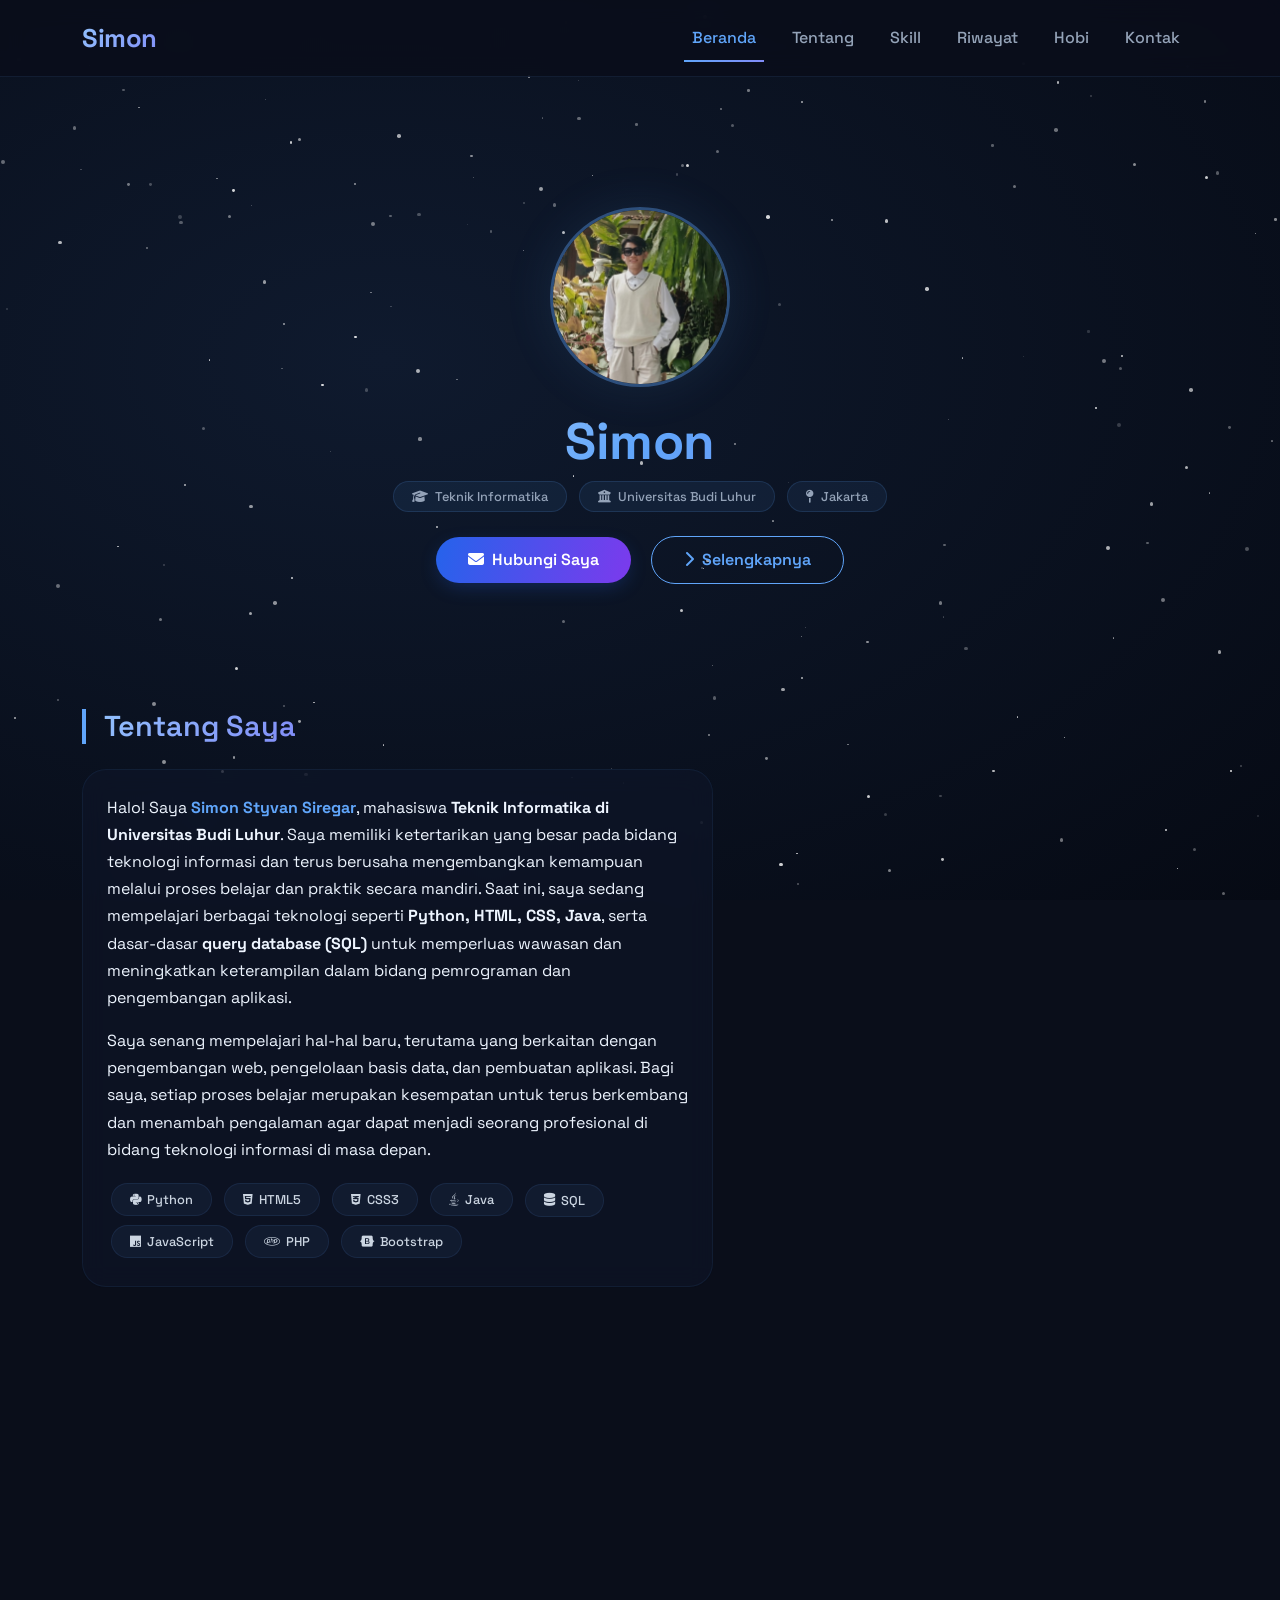
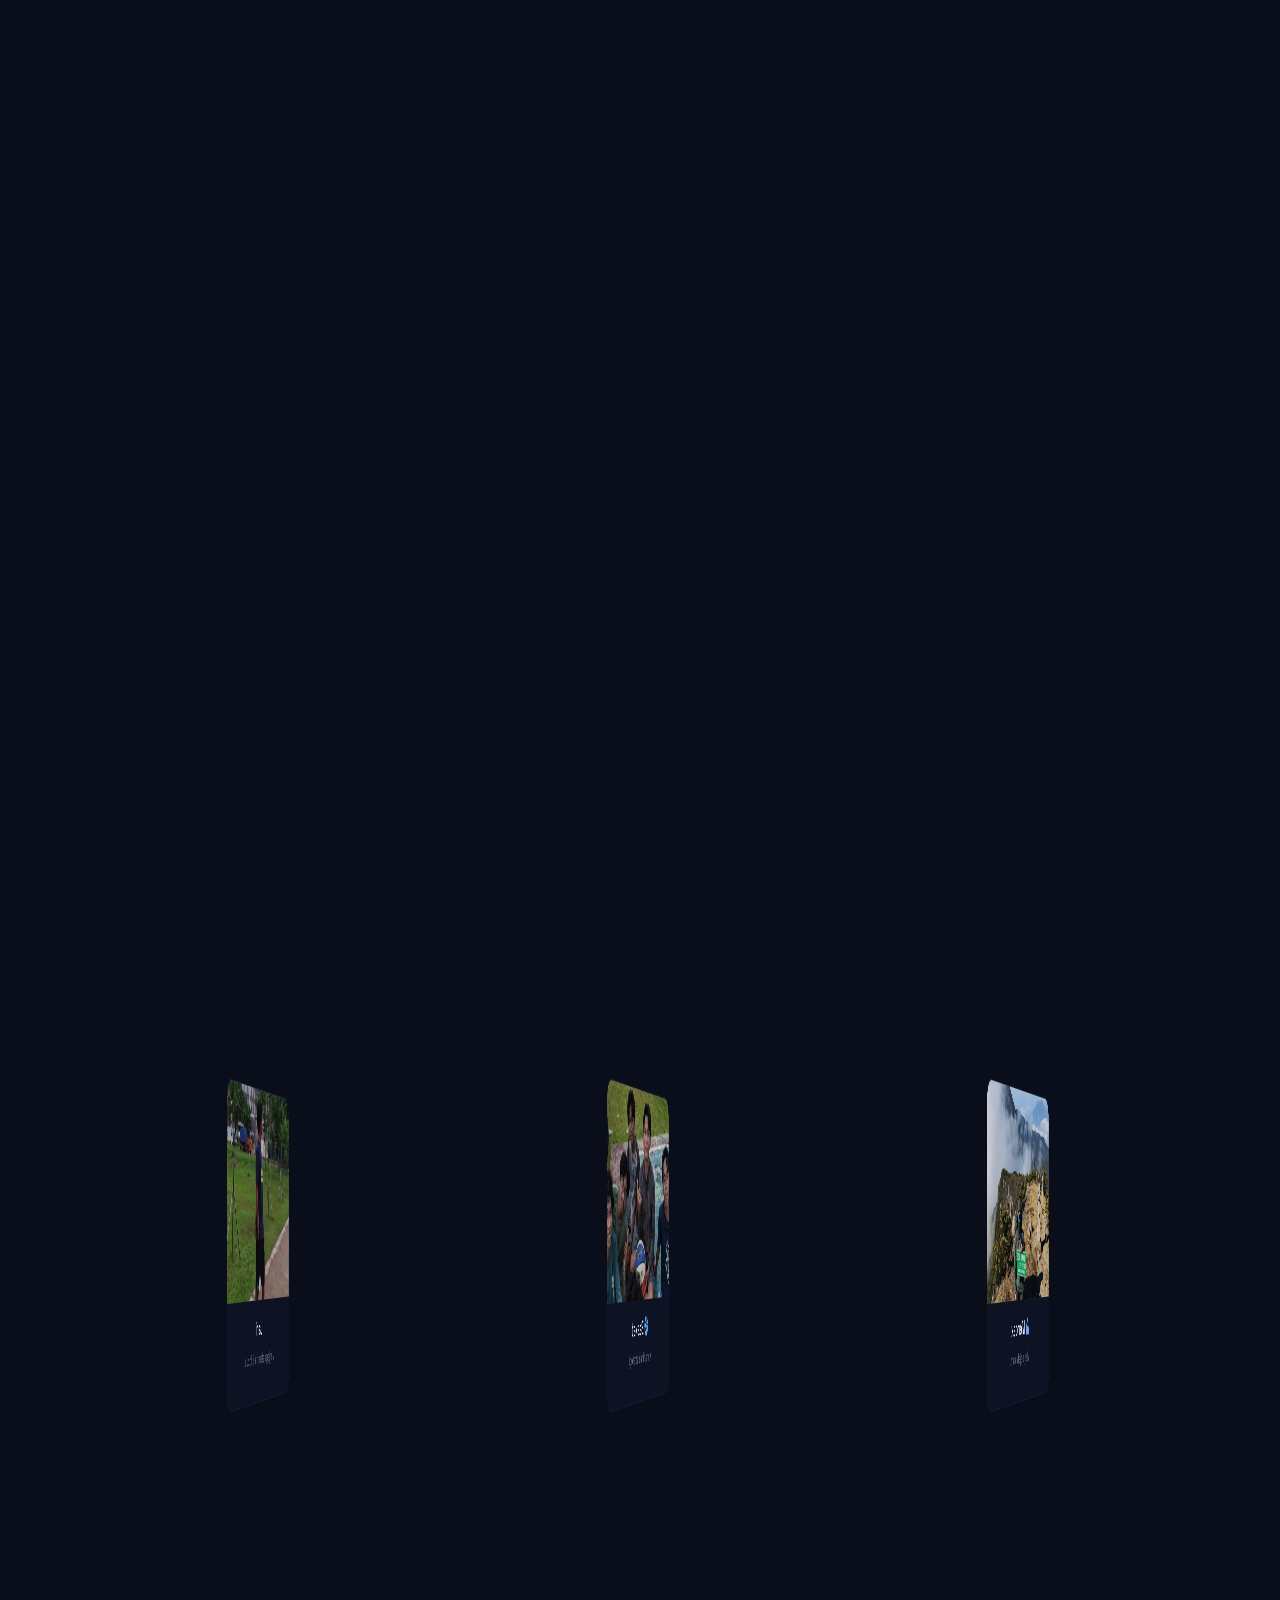
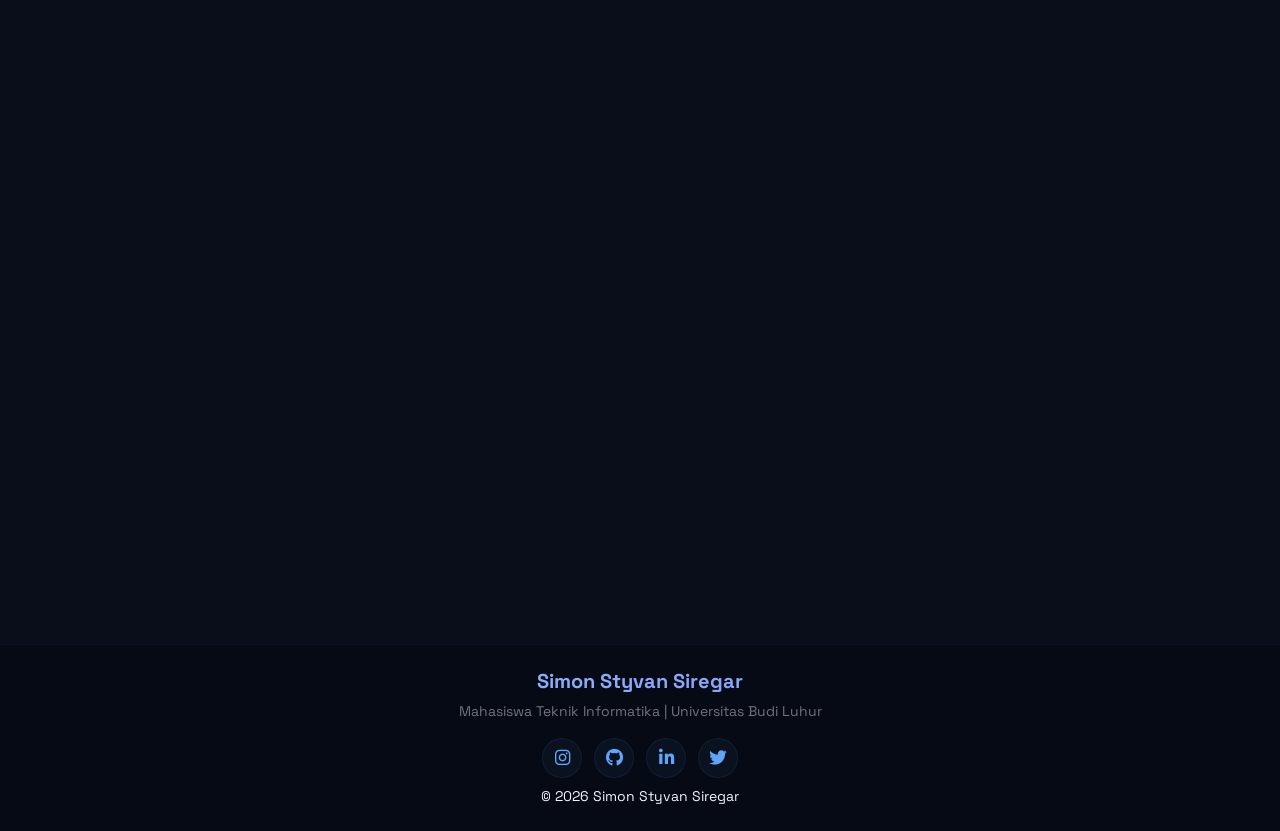
<file: index.html>
<!DOCTYPE html>
<html lang="id">

<head>
    <meta charset="UTF-8">
    <meta name="viewport" content="width=device-width, initial-scale=1.0, user-scalable=yes">
    <meta name="description"
        content="Portfolio Simon Styvan Siregar - Mahasiswa Teknik Informatika Universitas Budi Luhur">
    <title>Simon Styvan Siregar</title>

    <!-- ======================================== -->
    <!-- CDN EXTERNAL -->
    <!-- ======================================== -->
    <!-- BOOTSTRAP 5.3.3 -->
    <link href="https://cdn.jsdelivr.net/npm/bootstrap@5.3.3/dist/css/bootstrap.min.css" rel="stylesheet">
    <!-- FONT AWESOME 6.5.1 -->
    <link rel="stylesheet" href="https://cdnjs.cloudflare.com/ajax/libs/font-awesome/6.5.1/css/all.min.css">
    <!-- AOS ANIMATION -->
    <link href="https://unpkg.com/aos@2.3.1/dist/aos.css" rel="stylesheet">
    <!-- GOOGLE FONTS -->
    <link
        href="https://fonts.googleapis.com/css2?family=Inter:opsz,wght@14..32,300;14..32,400;14..32,500;14..32,600;14..32,700&family=Space+Grotesk:wght@400;500;600;700&display=swap"
        rel="stylesheet">

    <!-- ======================================== -->
    <!-- CSS CUSTOM -->
    <!-- ======================================== -->
    <link rel="stylesheet" href="css/style.css">
</head>

<body>

    <!-- ======================================== -->
    <!-- BACKGROUND BINTANG -->
    <!-- ======================================== -->
    <div class="star-bg" id="starBg"></div>

    <!-- ======================================== -->
    <!-- NAVBAR -->
    <!-- ======================================== -->
    <nav class="navbar navbar-expand-lg sticky-top">
        <div class="container">
            <a class="navbar-brand" href="#home">Simon</a>
            <button class="navbar-toggler" type="button" data-bs-toggle="collapse" data-bs-target="#navbarNav"
                aria-label="Toggle navigation">
                <span class="navbar-toggler-icon"></span>
            </button>
            <div class="collapse navbar-collapse" id="navbarNav">
                <ul class="navbar-nav ms-auto">
                    <li class="nav-item"><a class="nav-link active" href="#home">Beranda</a></li>
                    <li class="nav-item"><a class="nav-link" href="#tentang">Tentang</a></li>
                    <li class="nav-item"><a class="nav-link" href="#skill">Skill</a></li>
                    <li class="nav-item"><a class="nav-link" href="#pendidikan">Riwayat</a></li>
                    <li class="nav-item"><a class="nav-link" href="#hobi">Hobi</a></li>
                    <li class="nav-item"><a class="nav-link" href="#kontak">Kontak</a></li>
                </ul>
            </div>
        </div>
    </nav>

    <!-- ======================================== -->
    <!-- MAIN CONTENT -->
    <!-- ======================================== -->
    <main>
        <!-- HERO -->
        <section id="home" class="hero">
            <div class="container text-center">
                <img src="image/profil.jpeg" alt="Simon Styvan Siregar" class="profile-img mb-4" data-aos="zoom-in"
                    data-aos-duration="800"
                    onerror="this.onerror=null; this.src='https://ui-avatars.com/api/?name=Simon+S&background=0a0e1a&color=60a5fa&size=180&rounded=true&bold=true';">
                <h1 data-aos="fade-up" data-aos-delay="80">Simon</h1>
                <div class="mb-4" data-aos="fade-up" data-aos-delay="120">
                    <span class="badge-simple"><i class="fas fa-graduation-cap me-1"></i> Teknik Informatika</span>
                    <span class="badge-simple ms-2"><i class="fas fa-university me-1"></i> Universitas Budi Luhur</span>
                    <span class="badge-simple ms-2"><i class="fas fa-map-pin me-1"></i> Jakarta</span>
                </div>
                <div data-aos="fade-up" data-aos-delay="200">
                    <a href="#kontak" class="btn btn-primary-custom me-3"><i class="fas fa-envelope me-2"></i>Hubungi
                        Saya</a>
                    <a href="#tentang" class="btn btn-outline-custom"><i
                            class="fas fa-chevron-right me-2"></i>Selengkapnya</a>
                </div>
            </div>
        </section>

        <div class="container">
            <!-- TENTANG -->
            <section id="tentang">
                <h2 class="section-title" data-aos="fade-right">Tentang Saya</h2>
                <div class="row g-5 align-items-center">
                    <div class="col-lg-7" data-aos="fade-right" data-aos-delay="80">
                        <div class="card-glass p-4">
                            <p style="font-size: 1rem; line-height: 1.7;">
                                Halo! Saya <strong class="fw-bold" style="color: var(--color-primary);">Simon Styvan
                                    Siregar</strong>,
                                mahasiswa <strong>Teknik Informatika di Universitas Budi Luhur</strong>. Saya memiliki
                                ketertarikan
                                yang besar pada bidang teknologi informasi dan terus berusaha mengembangkan kemampuan
                                melalui
                                proses belajar dan praktik secara mandiri. Saat ini, saya sedang mempelajari berbagai
                                teknologi
                                seperti <strong>Python, HTML, CSS, Java</strong>, serta dasar-dasar <strong>query
                                    database (SQL)</strong>
                                untuk memperluas wawasan dan meningkatkan keterampilan dalam bidang pemrograman dan
                                pengembangan aplikasi.
                            </p>
                            <p style="font-size: 1rem; line-height: 1.7; margin-top: 12px;">
                                Saya senang mempelajari hal-hal baru, terutama yang berkaitan dengan pengembangan web,
                                pengelolaan basis data, dan pembuatan aplikasi. Bagi saya, setiap proses belajar
                                merupakan
                                kesempatan untuk terus berkembang dan menambah pengalaman agar dapat menjadi seorang
                                profesional
                                di bidang teknologi informasi di masa depan.
                            </p>
                            <div class="mt-3">
                                <span class="skill-chip"><i class="fab fa-python"></i> Python</span>
                                <span class="skill-chip"><i class="fab fa-html5"></i> HTML5</span>
                                <span class="skill-chip"><i class="fab fa-css3-alt"></i> CSS3</span>
                                <span class="skill-chip"><i class="fab fa-java"></i> Java</span>
                                <span class="skill-chip"><i class="fas fa-database"></i> SQL</span>
                                <span class="skill-chip"><i class="fab fa-js"></i> JavaScript</span>
                                <span class="skill-chip"><i class="fab fa-php"></i> PHP</span>
                                <span class="skill-chip"><i class="fab fa-bootstrap"></i> Bootstrap</span>
                            </div>
                        </div>
                    </div>
                    <div class="col-lg-5" data-aos="fade-left" data-aos-delay="120">
                        <div class="card-glass p-4 text-center">
                            <i class="fas fa-quote-right fa-2x" style="color: var(--color-secondary);"></i>
                            <p class="mt-3 fst-italic fs-5 mb-2" style="color: #cbd5e1;">"Teruslah belajar dan jangan
                                pernah berhenti."</p>
                            <hr class="w-25 mx-auto" style="border-color: var(--color-primary); opacity: 0.3;">
                            <p class="mb-0 fw-semibold">— Simon Styvan Siregar</p>
                        </div>
                    </div>
                </div>
            </section>

            <!-- SKILLS -->
            <section id="skill">
                <h2 class="section-title" data-aos="fade-right">Kemampuan</h2>
                <div class="row g-4">
                    <div class="col-lg-6" data-aos="fade-up" data-aos-delay="80">
                        <div class="card-glass p-4">
                            <h5 class="mb-3" style="color: #93c5fd;"><i class="fas fa-code me-2"></i>Bahasa Pemrograman
                            </h5>
                            <div class="skill-item">
                                <div class="skill-label">
                                    <span><i class="fab fa-python"></i> Python</span>
                                    <span class="skill-percent">80%</span>
                                </div>
                                <div class="skill-progress">
                                    <div class="skill-bar" style="width: 80%;"></div>
                                </div>
                            </div>
                            <div class="skill-item">
                                <div class="skill-label">
                                    <span><i class="fab fa-html5"></i> HTML / CSS</span>
                                    <span class="skill-percent">80%</span>
                                </div>
                                <div class="skill-progress">
                                    <div class="skill-bar" style="width: 80%;"></div>
                                </div>
                            </div>
                            <div class="skill-item">
                                <div class="skill-label">
                                    <span><i class="fab fa-js"></i> JavaScript</span>
                                    <span class="skill-percent">85%</span>
                                </div>
                                <div class="skill-progress">
                                    <div class="skill-bar" style="width: 85%;"></div>
                                </div>
                            </div>
                            <div class="skill-item">
                                <div class="skill-label">
                                    <span><i class="fab fa-php"></i> PHP</span>
                                    <span class="skill-percent">80%</span>
                                </div>
                                <div class="skill-progress">
                                    <div class="skill-bar" style="width: 80%;"></div>
                                </div>
                            </div>
                        </div>
                    </div>
                    <div class="col-lg-6" data-aos="fade-up" data-aos-delay="160">
                        <div class="card-glass p-4">
                            <h5 class="mb-3" style="color: #93c5fd;"><i class="fas fa-database me-2"></i>Database &
                                Framework</h5>
                            <div class="skill-item">
                                <div class="skill-label">
                                    <span><i class="fas fa-database"></i> SQL (MySQL)</span>
                                    <span class="skill-percent">75%</span>
                                </div>
                                <div class="skill-progress">
                                    <div class="skill-bar" style="width: 75%;"></div>
                                </div>
                            </div>
                            <div class="skill-item">
                                <div class="skill-label">
                                    <span><i class="fab fa-bootstrap"></i> Bootstrap</span>
                                    <span class="skill-percent">75%</span>
                                </div>
                                <div class="skill-progress">
                                    <div class="skill-bar" style="width: 75%;"></div>
                                </div>
                            </div>
                            <div class="skill-item">
                                <div class="skill-label">
                                    <span><i class="fab fa-java"></i> Java</span>
                                    <span class="skill-percent">70%</span>
                                </div>
                                <div class="skill-progress">
                                    <div class="skill-bar" style="width: 70%;"></div>
                                </div>
                            </div>
                        </div>
                    </div>
                </div>
            </section>

            <!-- PENDIDIKAN -->
            <section id="pendidikan">
                <h2 class="section-title" data-aos="fade-right">Riwayat Pendidikan & Pengalaman</h2>
                <div class="row g-4">
                    <div class="col-12" data-aos="fade-up" data-aos-delay="80">
                        <div class="card-glass p-4">
                            <div class="timeline-item">
                                <div class="d-flex flex-wrap align-items-center gap-2 mb-1">
                                    <span class="timeline-year">2024 – Sekarang</span>
                                    <span class="badge-simple ms-2"
                                        style="font-size: 0.65rem; padding: 2px 12px;">Aktif</span>
                                </div>
                                <div class="timeline-title">Universitas Budi Luhur</div>
                                <div class="timeline-sub"><i class="fas fa-graduation-cap me-1"></i> Teknik Informatika
                                </div>
                                <div class="timeline-desc">
                                    Mengembangkan keahlian di bidang teknologi informasi lewat pembelajaran bahasa
                                    pemrograman seperti Python, HTML/CSS, dan JavaScript. Selain mendalami logika
                                    algoritma, saya juga belajar merancang sistem menggunakan ERD, Use Case Diagram, dan
                                    Activity Diagram, serta belajar membuat komputer grafik pakai 3ds Max.
                                </div>
                            </div>
                            <div class="timeline-item">
                                <div class="d-flex flex-wrap align-items-center gap-2 mb-1">
                                    <span class="timeline-year">2021 – 2024</span>
                                </div>
                                <div class="timeline-title">SMK Ki Hajar Dewantoro</div>
                                <div class="timeline-sub"><i class="fas fa-calculator me-1"></i> Akuntansi Dasar</div>
                                <div class="timeline-desc">
                                    Mempelajari dasar-dasar administrasi keuangan memakai software MYOB dan Microsoft
                                    Excel, mulai dari penyusunan jurnal, buku besar, pengelolaan kas kecil, sampai
                                    jurnal penyesuaian yang fokus pada keseimbangan debit dan kredit.
                                </div>
                            </div>
                            <div class="timeline-item" style="border-left-color: var(--color-secondary);">
                                <div class="d-flex flex-wrap align-items-center gap-2 mb-1">
                                    <span class="timeline-year" style="color: var(--color-secondary);">2018 –
                                        2021</span>
                                </div>
                                <div class="timeline-title">SMP Ki Hajar Dewantoro</div>
                                <div class="timeline-sub"><i class="fas fa-school me-1"></i> Sekolah Menengah Pertama
                                </div>
                                <div class="timeline-desc">
                                    Aktif dalam berbagai kegiatan sekolah, termasuk keseruan kerja kelompok praktikum
                                    IPA langsung di area persawahan sekaligus mengurus dokumentasi tugasnya.
                                </div>
                            </div>
                            <div class="timeline-item" style="border-left-color: #f59e0b;">
                                <div class="d-flex flex-wrap align-items-center gap-2 mb-1">
                                    <span class="timeline-year" style="color: #f59e0b;">September – Desember 2022</span>
                                    <span class="badge-simple ms-2"
                                        style="font-size: 0.65rem; padding: 2px 12px; border-color: #f59e0b; color: #f59e0b;">PKL</span>
                                </div>
                                <div class="timeline-title">PT Timexs Indonesia (Bank DBS)</div>
                                <div class="timeline-sub"><i class="fas fa-briefcase me-1"></i> Praktek Kerja Lapangan
                                </div>
                                <div class="timeline-desc">
                                    Belajar mempraktikkan cara berkomunikasi yang baik dan profesional dengan nasabah,
                                    terutama dalam memberikan penjelasan serta mengedukasi terkait produk KTA.
                                </div>
                            </div>
                        </div>
                    </div>
                </div>
            </section>

            <!-- HOBI -->
            <section id="hobi">
                <h2 class="section-title" data-aos="fade-right">Hobi</h2>
                <div class="row g-4 justify-content-center">
                    <div class="col-md-4 col-sm-6" data-aos="flip-left" data-aos-delay="0">
                        <div class="hobi-card">
                            <img src="image/jogging.jpeg"
                                class="hobi-img" alt="Lari">
                            <div class="p-3 text-center">
                                <h5><i class="fas fa-jogging" style="color: var(--color-primary);"></i> Lari</h5>
                                <p class="small text-secondary">Menjaga stamina & fokus.</p>
                            </div>
                        </div>
                    </div>
                    <div class="col-md-4 col-sm-6" data-aos="flip-left" data-aos-delay="100">
                        <div class="hobi-card">
                            <img src="image/basket.jpeg "
                                class="hobi-img" alt="Basket">
                            <div class="p-3 text-center">
                                <h5><i class="fas fa-basketball-ball" style="color: var(--color-primary);"></i> Basket
                                </h5>
                                <p class="small text-secondary">Kerja tim & strategi.</p>
                            </div>
                        </div>
                    </div>
                    <div class="col-md-4 col-sm-6" data-aos="flip-left" data-aos-delay="200">
                        <div class="hobi-card">
                            <img src="image/gunung.jpeg"
                                class="hobi-img" alt="Mendaki">
                            <div class="p-3 text-center">
                                <h5><i class="fas fa-mountain" style="color: var(--color-primary);"></i> Mendaki</h5>
                                <p class="small text-secondary">Menjelajah alam.</p>
                            </div>
                        </div>
                    </div>
                </div>
            </section>

            <!-- RENCANA -->
            <section>
                <h2 class="section-title" data-aos="fade-right">Rencana ke Depan</h2>
                <div class="row g-3 text-center">
                    <div class="col-md-4" data-aos="zoom-in" data-aos-delay="80">
                        <div class="stat-card-simple p-4">
                            <i class="fas fa-chalkboard-user fa-3x mb-2" style="color: var(--color-primary);"></i>
                            <h5>Terus Belajar</h5>
                            <p class="small text-secondary">Bootcamp & sertifikasi teknologi.</p>
                        </div>
                    </div>
                    <div class="col-md-4" data-aos="zoom-in" data-aos-delay="160">
                        <div class="stat-card-simple p-4">
                            <i class="fas fa-briefcase fa-3x mb-2" style="color: var(--color-secondary);"></i>
                            <h5>Karir Impian</h5>
                            <p class="small text-secondary">Full-stack developer atau database engineer.</p>
                        </div>
                    </div>
                    <div class="col-md-4" data-aos="zoom-in" data-aos-delay="240">
                        <div class="stat-card-simple p-4">
                            <i class="fas fa-users fa-3x mb-2" style="color: var(--color-primary);"></i>
                            <h5>Kolaborasi</h5>
                            <p class="small text-secondary">Komunitas developer & proyek inovatif.</p>
                        </div>
                    </div>
                </div>
            </section>

            <!-- KONTAK -->
            <section id="kontak">
                <h2 class="section-title" data-aos="fade-right">Kontak</h2>
                <div class="row g-5">
                    <div class="col-md-5" data-aos="fade-right" data-aos-delay="80">
                        <div class="contact-card p-4 h-100">
                            <h4 class="fw-bold" style="color: #93c5fd;"><i class="fas fa-address-card me-2"></i>Hubungi
                                Saya</h4>
                            <div class="mt-4">
                                <div class="contact-info">
                                    <i class="fas fa-envelope"></i>
                                    <span class="label">Email</span>
                                    <a href="mailto:simon.styvan@budiluhur.ac.id">siregarsimon670@gmail.com</a>
                                </div>
                                <div class="contact-info" style="border-color: rgba(96, 165, 250, 0.2);">
                                    <i class="fas fa-phone" style="color: #34d399;"></i>
                                    <span class="label">Telepon</span>
                                    <a href="tel:087861541209"
                                        style="color: #34d399; font-weight: 600;">0878-6154-1209</a>
                                </div>
                                <div class="contact-info">
                                    <i class="fab fa-instagram"></i>
                                    <span class="label">Instagram</span>
                                    <a href="https://www.instagram.com/imon_115/" target="_blank"
                                        rel="noopener noreferrer">@simon_styvan</a>
                                </div>
                                <div class="contact-info">
                                    <i class="fab fa-github"></i>
                                    <span class="label">GitHub</span>
                                    <a href="https://github.com/Simon96999" target="_blank"
                                        rel="noopener noreferrer">github.com/simonstyvan</a>
                                </div>
                                <div class="contact-info">
                                    <i class="fab fa-linkedin"></i>
                                    <span class="label">LinkedIn</span>
                                    <a href="https://www.linkedin.com/in/simon-siregar-20546a417/" target="_blank"
                                        rel="noopener noreferrer">linkedin.com/in/simon-styvan</a>
                                </div>
                            </div>
                            <hr class="bg-secondary" style="opacity: 0.2;">
                            <p class="small"><i class="fas fa-clock me-1"></i> Respon dalam 1x24 jam.</p>
                        </div>
                    </div>
                    <div class="col-md-7" data-aos="fade-left" data-aos-delay="120">
                        <div class="contact-card p-4">
                            <h5><i class="fas fa-paper-plane me-2" style="color: var(--color-secondary);"></i>Kirim
                                Pesan</h5>
                            <form id="contactForm">
                                <div class="mb-3">
                                    <input type="text" class="form-control form-control-custom" id="nama"
                                        placeholder="Nama lengkap" required>
                                </div>
                                <div class="mb-3">
                                    <input type="email" class="form-control form-control-custom" id="email"
                                        placeholder="Email" required>
                                </div>
                                <div class="mb-3">
                                    <textarea class="form-control form-control-custom" id="pesan" rows="4"
                                        placeholder="Tulis pesan..." style="border-radius: 20px;"></textarea>
                                </div>
                                <button type="submit" class="btn btn-primary-custom w-100"><i
                                        class="fas fa-send me-2"></i>Kirim</button>
                                <div id="formFeedback" class="mt-3 text-center small"></div>
                            </form>
                        </div>
                    </div>
                </div>
            </section>
        </div>
    </main>

    <!-- ======================================== -->
    <!-- FOOTER -->
    <!-- ======================================== -->
    <footer class="text-center pt-4 pb-4">
        <div class="container">
            <h5 class="fw-bold"
                style="background: linear-gradient(135deg, #93c5fd, var(--color-secondary)); background-clip: text; -webkit-background-clip: text; color: transparent;">
                Simon Styvan Siregar
            </h5>
            <p class="small text-secondary">Mahasiswa Teknik Informatika | Universitas Budi Luhur</p>
            <div class="mb-2">
                <a href="https://www.instagram.com/imon_115/" target="_blank" rel="noopener noreferrer"
                    class="social-icon" aria-label="Instagram"><i class="fab fa-instagram"></i></a>
                <a href="https://github.com/Simon96999" target="_blank" rel="noopener noreferrer" class="social-icon"
                    aria-label="GitHub"><i class="fab fa-github"></i></a>
                <a href="https://www.linkedin.com/in/simon-siregar-20546a417/" target="_blank" rel="noopener noreferrer"
                    class="social-icon" aria-label="LinkedIn"><i class="fab fa-linkedin-in"></i></a>
                <a href="#" class="social-icon" aria-label="Twitter"><i class="fab fa-twitter"></i></a>
            </div>
            <p class="small mb-0">&copy; 2026 Simon Styvan Siregar</p>
        </div>
    </footer>

    <!-- ======================================== -->
    <!-- EXTERNAL JS -->
    <!-- ======================================== -->
    <script src="https://cdn.jsdelivr.net/npm/bootstrap@5.3.3/dist/js/bootstrap.bundle.min.js"></script>
    <script src="https://unpkg.com/aos@2.3.1/dist/aos.js"></script>

    <!-- ======================================== -->
    <!-- CUSTOM JS -->
    <!-- ======================================== -->
    <script src="js/script.js"></script>
</body>

</html>
</file>
<file: css/style.css>
/* ========================================
           VARIABLES & RESET
        ======================================== */
        :root {
            --color-bg-dark: #0a0e1a;
            --color-primary: #60a5fa;
            --color-secondary: #818cf8;
            --color-text: #eef5ff;
            --color-text-muted: #94a3b8;
            --transition-default: all 0.3s ease;
        }

        * {
            margin: 0;
            padding: 0;
            box-sizing: border-box;
        }

        body {
            background: var(--color-bg-dark);
            font-family: 'Space Grotesk', 'Inter', sans-serif;
            color: var(--color-text);
            scroll-behavior: smooth;
            overflow-x: hidden;
        }

        /* ========================================
           BACKGROUND BINTANG
        ======================================== */
        .star-bg {
            position: fixed;
            top: 0;
            left: 0;
            width: 100%;
            height: 100%;
            z-index: -1;
            background: radial-gradient(ellipse at 30% 40%, #0f1a2e, #060a14);
            overflow: hidden;
        }

        .star-dot {
            position: absolute;
            background: white;
            border-radius: 50%;
            animation: twinkle var(--dur) ease-in-out infinite alternate;
        }

        @keyframes twinkle {
            0% {
                opacity: 0.1;
                transform: scale(0.7);
            }

            100% {
                opacity: 0.9;
                transform: scale(1.2);
            }
        }

        .shooting-star-10 {
            position: absolute;
            width: 3px;
            height: 3px;
            background: white;
            border-radius: 50%;
            box-shadow: 0 0 20px 4px rgba(96, 165, 250, 0.4);
            opacity: 0;
            pointer-events: none;
        }

        .shooting-star-10::before {
            content: '';
            position: absolute;
            top: 50%;
            right: 0;
            width: 120px;
            height: 1.5px;
            background: linear-gradient(to left, rgba(255, 255, 255, 0.7), rgba(96, 165, 250, 0.3), transparent);
            transform: translateY(-50%);
            border-radius: 2px;
        }

        .shooting-star-10::after {
            content: '';
            position: absolute;
            top: 50%;
            right: 0;
            width: 60px;
            height: 0.5px;
            background: linear-gradient(to left, rgba(255, 255, 255, 0.3), transparent);
            transform: translateY(-50%) translateX(-30px);
            border-radius: 2px;
        }

        @keyframes shootStar10 {
            0% {
                transform: translate(0, 0) scale(1);
                opacity: 0;
            }

            3% {
                opacity: 1;
            }

            12% {
                opacity: 1;
            }

            20% {
                opacity: 0;
                transform: translate(-400px, 400px) scale(0.3);
            }

            100% {
                opacity: 0;
            }
        }

        /* ========================================
           NAVBAR
        ======================================== */
        .navbar {
            background: rgba(10, 14, 26, 0.85) !important;
            backdrop-filter: blur(12px);
            border-bottom: 1px solid rgba(96, 165, 250, 0.1);
            padding: 14px 0;
            transition: var(--transition-default);
        }

        .navbar-brand {
            font-weight: 700;
            font-size: 1.6rem;
            letter-spacing: -0.5px;
            background: linear-gradient(135deg, #93c5fd, var(--color-secondary));
            background-clip: text;
            -webkit-background-clip: text;
            color: transparent !important;
        }

        .navbar-toggler {
            border-color: rgba(96, 165, 250, 0.4);
        }

        .navbar-toggler-icon {
            background-image: url("data:image/svg+xml,%3csvg xmlns='http://www.w3.org/2000/svg' viewBox='0 0 30 30'%3e%3cpath stroke='rgba(96, 165, 250, 0.8)' stroke-linecap='round' stroke-miterlimit='10' stroke-width='2' d='M4 7h22M4 15h22M4 23h22'/%3e%3c/svg%3e");
        }

        .nav-link {
            font-weight: 500;
            margin: 0 10px;
            color: #94a3b8 !important;
            transition: var(--transition-default);
            position: relative;
        }

        .nav-link::after {
            content: '';
            position: absolute;
            bottom: -4px;
            left: 0;
            width: 0;
            height: 2px;
            background: linear-gradient(90deg, var(--color-primary), var(--color-secondary));
            transition: width 0.3s;
        }

        .nav-link:hover::after,
        .nav-link.active::after {
            width: 100%;
        }

        .nav-link:hover,
        .nav-link.active {
            color: var(--color-primary) !important;
        }

        /* ========================================
           HERO SECTION
        ======================================== */
        .hero {
            padding: 130px 0 80px;
            position: relative;
            z-index: 1;
        }

        .profile-img {
            width: 180px;
            height: 180px;
            object-fit: cover;
            border-radius: 50%;
            border: 3px solid rgba(96, 165, 250, 0.4);
            box-shadow: 0 0 50px rgba(96, 165, 250, 0.1);
            transition: var(--transition-default);
            animation: floatProfile 6s ease-in-out infinite;
        }

        @keyframes floatProfile {

            0%,
            100% {
                transform: translateY(0px);
            }

            50% {
                transform: translateY(-10px);
            }
        }

        .profile-img:hover {
            transform: scale(1.03) translateY(-5px);
            border-color: var(--color-secondary);
            box-shadow: 0 0 70px rgba(129, 140, 248, 0.25);
            animation: none;
        }

        .hero h1 {
            font-weight: 700;
            font-size: 3.2rem;
            background: linear-gradient(135deg, #ffffff, var(--color-primary), var(--color-secondary));
            background-clip: text;
            -webkit-background-clip: text;
            color: transparent;
            letter-spacing: -0.5px;
            animation: textGlow 3s ease-in-out infinite alternate;
        }

        @keyframes textGlow {
            0% {
                filter: brightness(1);
            }

            100% {
                filter: brightness(1.1);
                text-shadow: 0 0 30px rgba(96, 165, 250, 0.1);
            }
        }

        /* ========================================
           BADGES & BUTTONS
        ======================================== */
        .badge-simple {
            display: inline-block;
            background: rgba(96, 165, 250, 0.08);
            border: 1px solid rgba(96, 165, 250, 0.15);
            padding: 5px 18px;
            border-radius: 30px;
            font-size: 0.8rem;
            font-weight: 500;
            color: #94a3b8;
            transition: var(--transition-default);
        }

        .badge-simple:hover {
            border-color: var(--color-secondary);
            background: rgba(129, 140, 248, 0.12);
            transform: scale(1.05);
        }

        .btn-primary-custom {
            background: linear-gradient(105deg, #2563eb, #7c3aed);
            border: none;
            color: white;
            font-weight: 600;
            padding: 11px 32px;
            border-radius: 50px;
            transition: var(--transition-default);
            box-shadow: 0 6px 20px -4px rgba(37, 99, 235, 0.3);
            position: relative;
            overflow: hidden;
        }

        .btn-primary-custom::before {
            content: '';
            position: absolute;
            top: 0;
            left: -100%;
            width: 100%;
            height: 100%;
            background: linear-gradient(90deg, transparent, rgba(255, 255, 255, 0.15), transparent);
            transition: left 0.6s;
        }

        .btn-primary-custom:hover::before {
            left: 100%;
        }

        .btn-primary-custom:hover {
            transform: translateY(-3px);
            box-shadow: 0 10px 25px -6px rgba(37, 99, 235, 0.4);
            filter: brightness(1.05);
        }

        .btn-outline-custom {
            background: transparent;
            border: 1.5px solid var(--color-primary);
            color: var(--color-primary);
            font-weight: 600;
            padding: 11px 32px;
            border-radius: 50px;
            transition: var(--transition-default);
        }

        .btn-outline-custom:hover {
            background: rgba(96, 165, 250, 0.08);
            transform: translateY(-3px);
            box-shadow: 0 5px 20px rgba(96, 165, 250, 0.1);
        }

        /* ========================================
           CARDS
        ======================================== */
        .card-glass {
            background: rgba(15, 23, 42, 0.55);
            backdrop-filter: blur(12px);
            border-radius: 24px;
            border: 1px solid rgba(96, 165, 250, 0.08);
            transition: var(--transition-default);
        }

        .card-glass:hover {
            border-color: rgba(129, 140, 248, 0.25);
            background: rgba(20, 30, 55, 0.65);
            transform: translateY(-5px);
            box-shadow: 0 20px 40px -12px rgba(0, 0, 0, 0.4);
        }

        .hobi-card {
            background: rgba(15, 23, 42, 0.55);
            backdrop-filter: blur(12px);
            border-radius: 24px;
            border: 1px solid rgba(96, 165, 250, 0.08);
            transition: all 0.4s cubic-bezier(0.2, 0.9, 0.4, 1.1);
            height: 100%;
            overflow: hidden;
        }

        .hobi-card:hover {
            transform: translateY(-12px) scale(1.02);
            border-color: var(--color-secondary);
            box-shadow: 0 25px 45px -12px rgba(129, 140, 248, 0.2);
        }

        .hobi-img {
            height: 210px;
            object-fit: cover;
            width: 100%;
            filter: brightness(0.85);
            transition: all 0.6s;
        }

        .hobi-card:hover .hobi-img {
            filter: brightness(1);
            transform: scale(1.05);
        }

        .stat-card-simple {
            background: rgba(15, 23, 42, 0.55);
            backdrop-filter: blur(12px);
            border-radius: 24px;
            border: 1px solid rgba(96, 165, 250, 0.08);
            height: 100%;
            transition: var(--transition-default);
        }

        .stat-card-simple:hover {
            transform: translateY(-6px);
            border-color: var(--color-primary);
            box-shadow: 0 15px 30px -8px rgba(96, 165, 250, 0.1);
        }

        .contact-card {
            background: rgba(15, 23, 42, 0.55);
            backdrop-filter: blur(12px);
            border-radius: 24px;
            border: 1px solid rgba(96, 165, 250, 0.08);
            transition: var(--transition-default);
        }

        .contact-card:hover {
            border-color: var(--color-secondary);
            box-shadow: 0 10px 30px -6px rgba(129, 140, 248, 0.12);
        }

        /* ========================================
           FORM
        ======================================== */
        .form-control-custom {
            background: rgba(0, 0, 0, 0.35);
            border: 1px solid rgba(96, 165, 250, 0.15);
            color: var(--color-text);
            border-radius: 50px;
            padding: 11px 20px;
            transition: var(--transition-default);
        }

        .form-control-custom:focus {
            background: rgba(0, 0, 0, 0.6);
            border-color: var(--color-secondary);
            box-shadow: 0 0 0 4px rgba(129, 140, 248, 0.12);
            color: white;
            outline: none;
            transform: scale(1.01);
        }

        /* ========================================
           SKILLS
        ======================================== */
        .skill-item {
            margin-bottom: 18px;
        }

        .skill-item .skill-label {
            display: flex;
            justify-content: space-between;
            align-items: center;
            margin-bottom: 5px;
            font-weight: 500;
            font-size: 0.9rem;
            color: #cbd5e1;
        }

        .skill-item .skill-label i {
            width: 22px;
            color: var(--color-primary);
        }

        .skill-item .skill-percent {
            color: var(--color-secondary);
            font-weight: 600;
        }

        .skill-progress {
            background: rgba(255, 255, 255, 0.06);
            border-radius: 8px;
            height: 6px;
            overflow: hidden;
        }

        .skill-progress .skill-bar {
            height: 100%;
            border-radius: 8px;
            background: linear-gradient(90deg, var(--color-primary), var(--color-secondary));
            transition: width 1.2s cubic-bezier(0.2, 0.9, 0.4, 1);
            width: 0%;
            position: relative;
        }

        .skill-progress .skill-bar::after {
            content: '';
            position: absolute;
            top: 0;
            left: 0;
            right: 0;
            bottom: 0;
            background: linear-gradient(90deg, transparent, rgba(255, 255, 255, 0.1), transparent);
            animation: shimmer 2s infinite;
        }

        @keyframes shimmer {
            0% {
                transform: translateX(-100%);
            }

            100% {
                transform: translateX(100%);
            }
        }

        .skill-chip {
            background: rgba(96, 165, 250, 0.06);
            border: 1px solid rgba(96, 165, 250, 0.1);
            padding: 6px 18px;
            border-radius: 30px;
            font-size: 0.8rem;
            font-weight: 500;
            display: inline-flex;
            align-items: center;
            gap: 6px;
            margin: 4px;
            transition: var(--transition-default);
            color: #cbd5e1;
        }

        .skill-chip:hover {
            background: rgba(129, 140, 248, 0.18);
            border-color: var(--color-secondary);
            transform: translateY(-3px) scale(1.03);
            box-shadow: 0 5px 12px rgba(129, 140, 248, 0.1);
        }

        /* ========================================
           TIMELINE
        ======================================== */
        .timeline-item {
            padding: 18px 22px;
            border-left: 3px solid var(--color-primary);
            margin-bottom: 20px;
            background: rgba(10, 14, 26, 0.3);
            border-radius: 0 16px 16px 0;
            transition: var(--transition-default);
        }

        .timeline-item:hover {
            background: rgba(20, 30, 55, 0.45);
            border-left-color: var(--color-secondary);
            transform: translateX(6px);
        }

        .timeline-item .timeline-year {
            font-weight: 700;
            color: var(--color-primary);
            font-size: 1rem;
        }

        .timeline-item .timeline-title {
            font-weight: 600;
            font-size: 1.05rem;
            color: #eef5ff;
        }

        .timeline-item .timeline-sub {
            color: var(--color-secondary);
            font-size: 0.85rem;
            font-weight: 500;
        }

        .timeline-item .timeline-desc {
            color: var(--color-text-muted);
            font-size: 0.9rem;
            margin-top: 5px;
            line-height: 1.6;
        }

        /* ========================================
           SECTION TITLES
        ======================================== */
        .section-title {
            font-weight: 600;
            font-size: 1.8rem;
            margin: 45px 0 25px;
            display: inline-block;
            background: linear-gradient(135deg, #93c5fd, var(--color-secondary));
            background-clip: text;
            -webkit-background-clip: text;
            color: transparent;
            border-left: 4px solid var(--color-primary);
            padding-left: 18px;
            animation: slideInLeft 0.6s ease;
        }

        @keyframes slideInLeft {
            from {
                opacity: 0;
                transform: translateX(-30px);
            }

            to {
                opacity: 1;
                transform: translateX(0);
            }
        }

        /* ========================================
           FOOTER
        ======================================== */
        footer {
            background: #060a14;
            border-top: 1px solid rgba(96, 165, 250, 0.06);
            margin-top: 50px;
        }

        .social-icon {
            width: 40px;
            height: 40px;
            display: inline-flex;
            align-items: center;
            justify-content: center;
            background: rgba(96, 165, 250, 0.05);
            border-radius: 50%;
            transition: var(--transition-default);
            color: var(--color-primary);
            margin: 0 4px;
            font-size: 1.1rem;
            border: 1px solid rgba(96, 165, 250, 0.08);
            text-decoration: none;
        }

        .social-icon:hover {
            background: linear-gradient(135deg, #2563eb, #7c3aed);
            color: white;
            transform: translateY(-6px) rotate(360deg);
            border-color: transparent;
            box-shadow: 0 4px 15px rgba(37, 99, 235, 0.25);
        }

        .contact-info {
            display: flex;
            align-items: center;
            gap: 12px;
            padding: 8px 14px;
            background: rgba(96, 165, 250, 0.06);
            border-radius: 12px;
            border: 1px solid rgba(96, 165, 250, 0.08);
            transition: var(--transition-default);
            margin-bottom: 6px;
        }

        .contact-info:hover {
            background: rgba(129, 140, 248, 0.12);
            border-color: var(--color-secondary);
            transform: translateX(4px);
        }

        .contact-info i {
            width: 22px;
            color: var(--color-primary);
            font-size: 1rem;
        }

        .contact-info a {
            color: var(--color-text);
            text-decoration: none;
            font-size: 0.95rem;
            transition: var(--transition-default);
        }

        .contact-info a:hover {
            color: var(--color-primary);
        }

        .contact-info .label {
            color: var(--color-text-muted);
            font-size: 0.8rem;
            font-weight: 500;
            min-width: 65px;
        }

        /* ========================================
           RESPONSIVE
        ======================================== */
        @media (max-width: 768px) {
            .hero h1 {
                font-size: 2.2rem;
            }

            .hero {
                padding: 100px 0 60px;
            }

            .profile-img {
                width: 140px;
                height: 140px;
            }

            .section-title {
                font-size: 1.5rem;
            }

            .hobi-img {
                height: 160px;
            }

            .shooting-star-10::before {
                width: 60px;
            }

            .contact-info {
                padding: 6px 12px;
            }

            .contact-info .label {
                min-width: 55px;
                font-size: 0.75rem;
            }
        }
</file>
